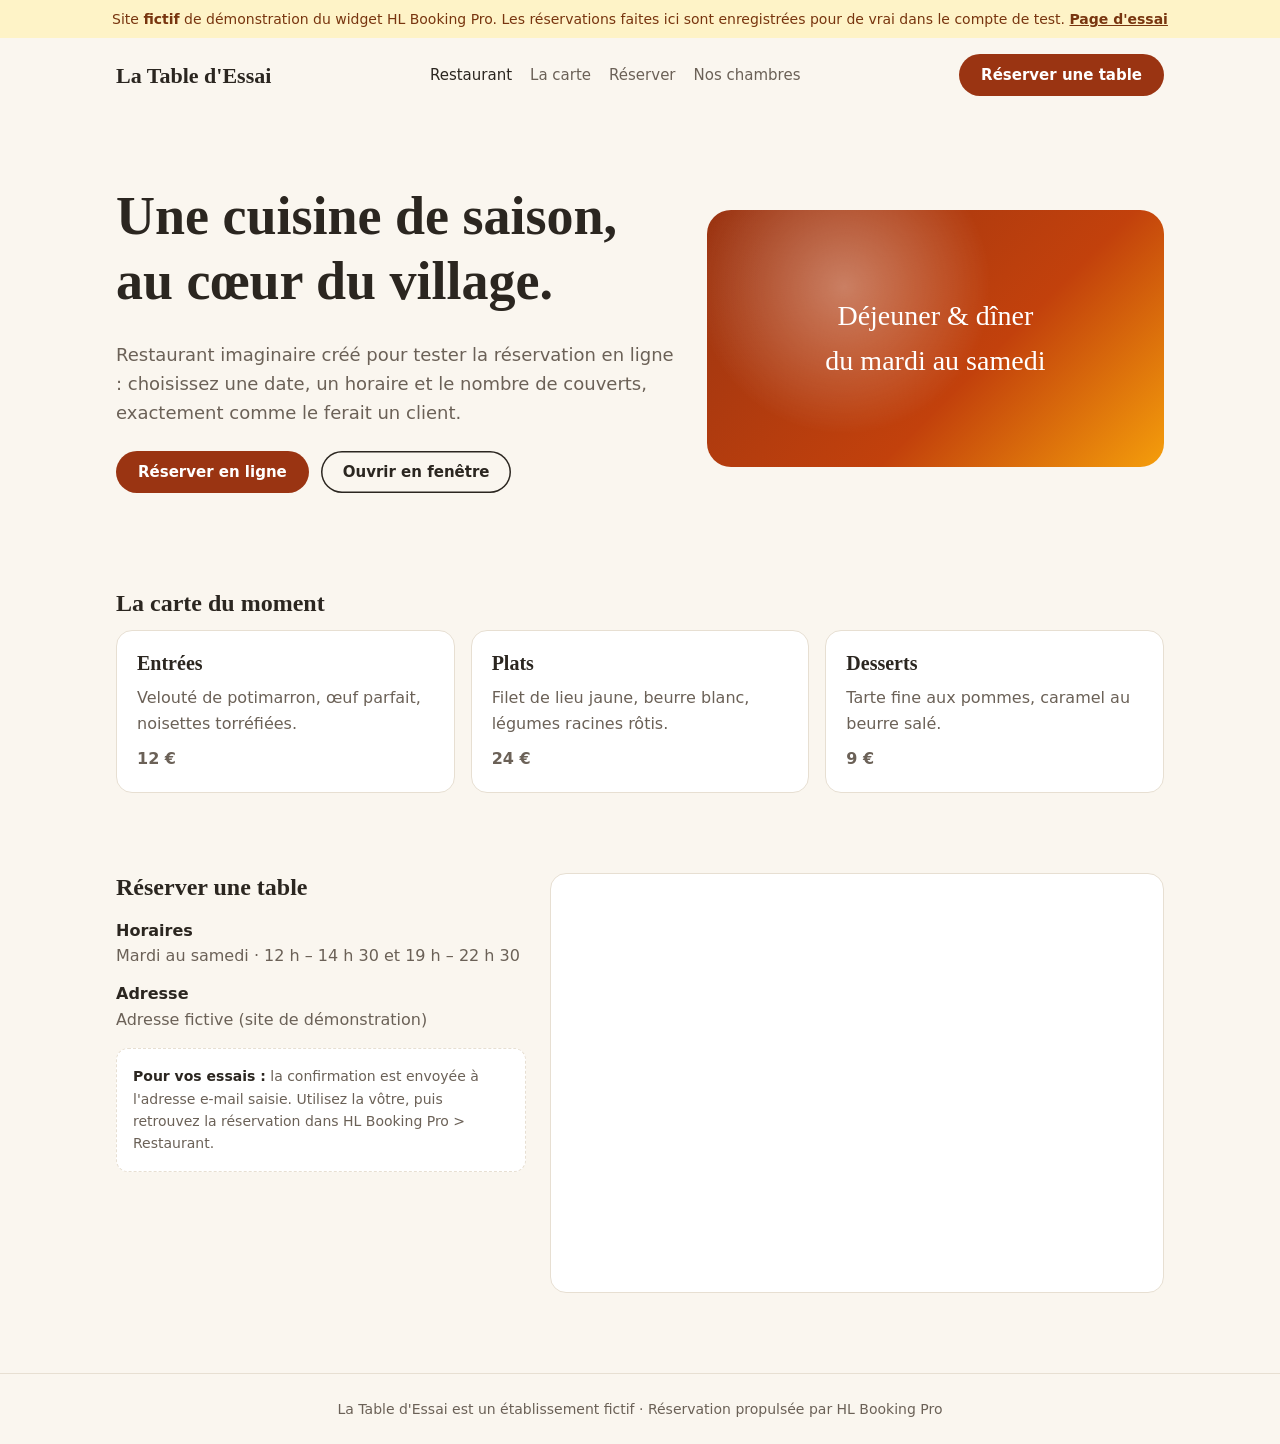
<file: index.html>
<!doctype html>
<html lang="fr">
<head>
  <meta charset="utf-8" />
  <meta name="viewport" content="width=device-width, initial-scale=1" />
  <meta name="robots" content="noindex, nofollow" />
  <title>La Table d'Essai — site de démonstration</title>
  <link rel="stylesheet" href="style.css" />
</head>
<body>
  <div class="demo-bar">
    Site <strong>fictif</strong> de démonstration du widget HL Booking Pro. Les réservations faites ici sont enregistrées pour de vrai dans le compte de test.
    <a href="essai.html">Page d'essai</a>
  </div>

  <nav class="nav">
    <a class="brand" href="index.html">La Table d'Essai</a>
    <div class="nav-links">
      <a href="index.html" aria-current="page">Restaurant</a>
      <a href="#carte">La carte</a>
      <a href="#reserver">Réserver</a>
      <a href="hotel.html">Nos chambres</a>
    </div>
    <button class="btn" type="button" data-hl-booking-open="restaurant">Réserver une table</button>
  </nav>

  <header class="hero">
    <div>
      <h1>Une cuisine de saison, au cœur du village.</h1>
      <p>Restaurant imaginaire créé pour tester la réservation en ligne : choisissez une date, un horaire et le nombre de couverts, exactement comme le ferait un client.</p>
      <div class="actions">
        <a class="btn" href="#reserver">Réserver en ligne</a>
        <button class="btn ghost" type="button" data-hl-booking-open="restaurant">Ouvrir en fenêtre</button>
      </div>
    </div>
    <div class="hero-art" aria-hidden="true">Déjeuner &amp; dîner<br />du mardi au samedi</div>
  </header>

  <section class="block" id="carte">
    <h2>La carte du moment</h2>
    <div class="grid3">
      <div class="card"><h3>Entrées</h3><p>Velouté de potimarron, œuf parfait, noisettes torréfiées.</p><p class="price">12 €</p></div>
      <div class="card"><h3>Plats</h3><p>Filet de lieu jaune, beurre blanc, légumes racines rôtis.</p><p class="price">24 €</p></div>
      <div class="card"><h3>Desserts</h3><p>Tarte fine aux pommes, caramel au beurre salé.</p><p class="price">9 €</p></div>
    </div>
  </section>

  <section class="block" id="reserver">
    <div class="booking">
      <div>
        <h2>Réserver une table</h2>
        <dl class="info">
          <dt>Horaires</dt><dd>Mardi au samedi · 12 h – 14 h 30 et 19 h – 22 h 30</dd>
          <dt>Adresse</dt><dd>Adresse fictive (site de démonstration)</dd>
        </dl>
        <p class="note"><strong>Pour vos essais :</strong> la confirmation est envoyée à l'adresse e-mail saisie. Utilisez la vôtre, puis retrouvez la réservation dans HL Booking Pro &gt; Restaurant.</p>
      </div>
      <div class="widget-box"><div id="hl-booking-widget"></div></div>
    </div>
  </section>

  <footer>La Table d'Essai est un établissement fictif · Réservation propulsée par HL Booking Pro</footer>

  <script src="config.js"></script>
  <script>loadHLWidget({ mode: "restaurant" });</script>
</body>
</html>
</file>
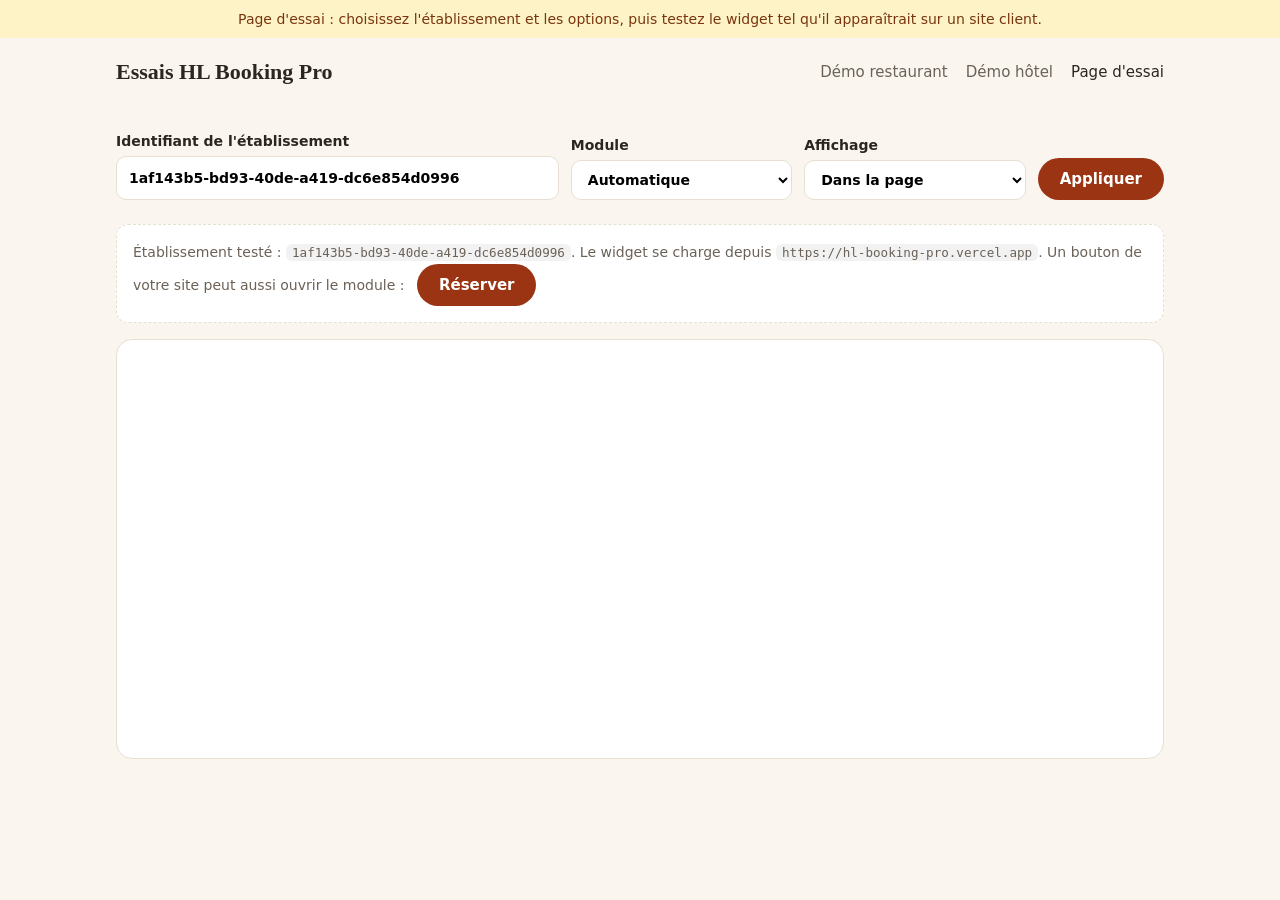
<file: essai.html>
<!doctype html>
<html lang="fr">
<head>
  <meta charset="utf-8" />
  <meta name="viewport" content="width=device-width, initial-scale=1" />
  <meta name="robots" content="noindex, nofollow" />
  <title>Page d'essai du widget — HL Booking Pro</title>
  <link rel="stylesheet" href="style.css" />
</head>
<body class="lab">
  <div class="demo-bar">Page d'essai : choisissez l'établissement et les options, puis testez le widget tel qu'il apparaîtrait sur un site client.</div>
  <nav class="nav">
    <a class="brand" href="index.html">Essais HL Booking Pro</a>
    <div class="nav-links"><a href="index.html">Démo restaurant</a><a href="hotel.html">Démo hôtel</a><a href="essai.html" aria-current="page">Page d'essai</a></div>
  </nav>
  <main>
    <form method="get">
      <label>Identifiant de l'établissement
        <input name="id" id="f-id" placeholder="identifiant (Widget de réservation)" />
      </label>
      <label>Module
        <select name="mode" id="f-mode">
          <option value="auto">Automatique</option>
          <option value="restaurant">Restaurant</option>
          <option value="hotel">Hôtel</option>
        </select>
      </label>
      <label>Affichage
        <select name="display" id="f-display">
          <option value="inline">Dans la page</option>
          <option value="button">Bouton flottant</option>
        </select>
      </label>
      <button class="btn" type="submit">Appliquer</button>
    </form>

    <p class="note">Établissement testé : <code id="current-id"></code>. Le widget se charge depuis <code id="current-app"></code>. Un bouton de votre site peut aussi ouvrir le module :
      <button class="btn" type="button" data-hl-booking-open style="margin-left:8px">Réserver</button>
    </p>

    <div class="widget-box" style="margin-top:16px"><div id="hl-booking-widget"></div></div>
  </main>

  <script src="config.js"></script>
  <script>
    (function () {
      var p = new URLSearchParams(location.search);
      var id = p.get("id") || HL_DEMO.establishment;
      var mode = p.get("mode") || "auto";
      var display = p.get("display") || "inline";
      document.getElementById("f-id").value = id;
      document.getElementById("f-mode").value = mode;
      document.getElementById("f-display").value = display;
      document.getElementById("current-id").textContent = id;
      document.getElementById("current-app").textContent = HL_DEMO.appUrl;
      if (display === "button") document.getElementById("hl-booking-widget").parentNode.style.display = "none";
      loadHLWidget({ mode: mode, display: display });
    })();
  </script>
</body>
</html>
</file>
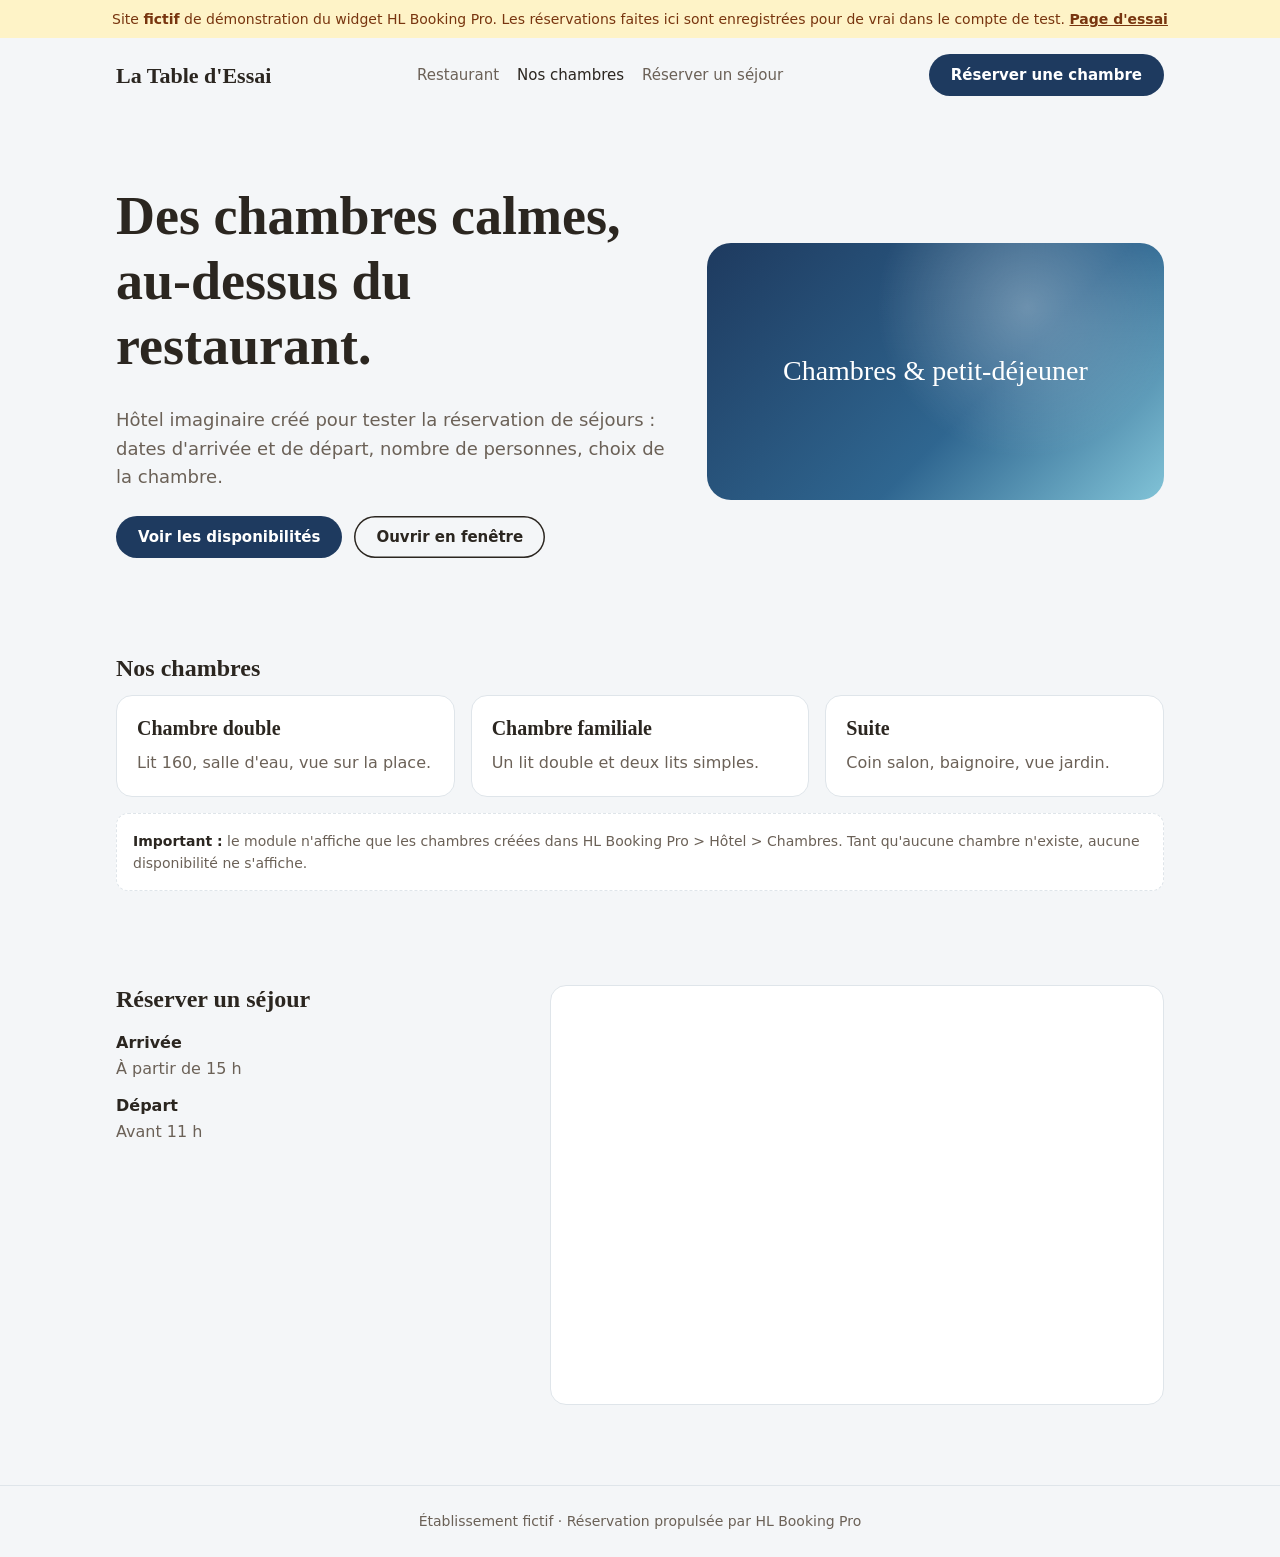
<file: hotel.html>
<!doctype html>
<html lang="fr">
<head>
  <meta charset="utf-8" />
  <meta name="viewport" content="width=device-width, initial-scale=1" />
  <meta name="robots" content="noindex, nofollow" />
  <title>Les Chambres d'Essai — site de démonstration</title>
  <link rel="stylesheet" href="style.css" />
</head>
<body class="hotel">
  <div class="demo-bar">
    Site <strong>fictif</strong> de démonstration du widget HL Booking Pro. Les réservations faites ici sont enregistrées pour de vrai dans le compte de test.
    <a href="essai.html">Page d'essai</a>
  </div>

  <nav class="nav">
    <a class="brand" href="index.html">La Table d'Essai</a>
    <div class="nav-links">
      <a href="index.html">Restaurant</a>
      <a href="hotel.html" aria-current="page">Nos chambres</a>
      <a href="#sejour">Réserver un séjour</a>
    </div>
    <button class="btn" type="button" data-hl-booking-open="hotel">Réserver une chambre</button>
  </nav>

  <header class="hero">
    <div>
      <h1>Des chambres calmes, au-dessus du restaurant.</h1>
      <p>Hôtel imaginaire créé pour tester la réservation de séjours : dates d'arrivée et de départ, nombre de personnes, choix de la chambre.</p>
      <div class="actions">
        <a class="btn" href="#sejour">Voir les disponibilités</a>
        <button class="btn ghost" type="button" data-hl-booking-open="hotel">Ouvrir en fenêtre</button>
      </div>
    </div>
    <div class="hero-art" aria-hidden="true">Chambres &amp; petit-déjeuner</div>
  </header>

  <section class="block">
    <h2>Nos chambres</h2>
    <div class="grid3">
      <div class="card"><h3>Chambre double</h3><p>Lit 160, salle d'eau, vue sur la place.</p></div>
      <div class="card"><h3>Chambre familiale</h3><p>Un lit double et deux lits simples.</p></div>
      <div class="card"><h3>Suite</h3><p>Coin salon, baignoire, vue jardin.</p></div>
    </div>
    <p class="note" style="margin-top:16px"><strong>Important :</strong> le module n'affiche que les chambres créées dans HL Booking Pro &gt; Hôtel &gt; Chambres. Tant qu'aucune chambre n'existe, aucune disponibilité ne s'affiche.</p>
  </section>

  <section class="block" id="sejour">
    <div class="booking">
      <div>
        <h2>Réserver un séjour</h2>
        <dl class="info">
          <dt>Arrivée</dt><dd>À partir de 15 h</dd>
          <dt>Départ</dt><dd>Avant 11 h</dd>
        </dl>
      </div>
      <div class="widget-box"><div id="hl-booking-widget"></div></div>
    </div>
  </section>

  <footer>Établissement fictif · Réservation propulsée par HL Booking Pro</footer>

  <script src="config.js"></script>
  <script>loadHLWidget({ mode: "hotel" });</script>
</body>
</html>
</file>
<file: style.css>
:root {
  --ink: #2b2620;
  --ink-soft: #6b6157;
  --paper: #faf6ef;
  --card: #ffffff;
  --line: #e7dfd2;
  --accent: #9a3412;
  --accent-ink: #ffffff;
  --demo: #fef3c7;
  --demo-ink: #78350f;
}
.hotel {
  --paper: #f4f6f8;
  --line: #dfe5ea;
  --accent: #1e3a5f;
}
* { box-sizing: border-box; }
html { scroll-behavior: smooth; }
body {
  margin: 0;
  background: var(--paper);
  color: var(--ink);
  font: 16px/1.6 system-ui, -apple-system, "Segoe UI", Roboto, sans-serif;
}
h1, h2, h3 { font-family: Georgia, "Times New Roman", serif; font-weight: 600; line-height: 1.2; margin: 0 0 .5em; }
a { color: inherit; }

.demo-bar {
  background: var(--demo);
  color: var(--demo-ink);
  font-size: 14px;
  padding: 8px 16px;
  text-align: center;
}
.demo-bar a { font-weight: 600; }

.nav {
  max-width: 1080px;
  margin: 0 auto;
  padding: 16px;
  display: flex;
  align-items: center;
  justify-content: space-between;
  gap: 16px;
  flex-wrap: wrap;
}
.brand { font-family: Georgia, serif; font-size: 22px; font-weight: 700; text-decoration: none; }
.nav-links { display: flex; gap: 18px; flex-wrap: wrap; font-size: 15px; }
.nav-links a { text-decoration: none; color: var(--ink-soft); }
.nav-links a:hover, .nav-links a[aria-current] { color: var(--ink); }

.btn {
  display: inline-block;
  border: 0;
  border-radius: 999px;
  padding: 12px 22px;
  background: var(--accent);
  color: var(--accent-ink);
  font: 600 15px system-ui, sans-serif;
  text-decoration: none;
  cursor: pointer;
}
.btn.ghost { background: transparent; color: var(--ink); box-shadow: inset 0 0 0 1.5px var(--ink); }

.hero {
  max-width: 1080px;
  margin: 0 auto;
  padding: 48px 16px 56px;
  display: grid;
  gap: 32px;
  align-items: center;
}
@media (min-width: 860px) { .hero { grid-template-columns: 1.1fr .9fr; padding-top: 72px; } .hero-art { aspect-ratio: 4 / 3; } }
.hero h1 { font-size: clamp(34px, 5vw, 54px); }
.hero p { color: var(--ink-soft); font-size: 18px; max-width: 36em; }
.hero .actions { display: flex; gap: 12px; flex-wrap: wrap; margin-top: 24px; }
.hero-art {
  aspect-ratio: 16 / 9;
  border-radius: 24px;
  background:
    radial-gradient(circle at 30% 30%, rgba(255,255,255,.35), transparent 40%),
    linear-gradient(135deg, var(--accent), #c2410c 60%, #f59e0b);
  display: grid;
  place-items: center;
  color: #fff;
  font-family: Georgia, serif;
  font-size: 28px;
  text-align: center;
  padding: 24px;
}
.hotel .hero-art { background: radial-gradient(circle at 70% 25%, rgba(255,255,255,.3), transparent 40%), linear-gradient(135deg, #1e3a5f, #2f6690 60%, #81c3d7); }

section.block { max-width: 1080px; margin: 0 auto; padding: 40px 16px; }
.grid3 { display: grid; gap: 16px; grid-template-columns: 1fr; }
@media (min-width: 760px) { .grid3 { grid-template-columns: repeat(3, 1fr); } }
.card { background: var(--card); border: 1px solid var(--line); border-radius: 16px; padding: 20px; }
.card h3 { font-size: 20px; }
.card p { margin: 0; color: var(--ink-soft); }
.price { font-weight: 700; color: var(--ink); margin-top: 10px !important; }

.booking {
  display: grid;
  gap: 24px;
  grid-template-columns: 1fr;
}
@media (min-width: 900px) { .booking { grid-template-columns: .8fr 1.2fr; align-items: start; } }
.widget-box { background: var(--card); border: 1px solid var(--line); border-radius: 16px; padding: 8px; min-height: 420px; }
.info dt { font-weight: 600; margin-top: 12px; }
.info dd { margin: 0; color: var(--ink-soft); }

.note {
  background: var(--card);
  border: 1px dashed var(--line);
  border-radius: 12px;
  padding: 16px;
  font-size: 14px;
  color: var(--ink-soft);
}
.note strong { color: var(--ink); }
code { background: rgba(0,0,0,.05); padding: 1px 6px; border-radius: 6px; font-size: .9em; word-break: break-all; }

footer { border-top: 1px solid var(--line); margin-top: 40px; padding: 24px 16px; text-align: center; font-size: 14px; color: var(--ink-soft); }

.lab main { max-width: 1080px; margin: 0 auto; padding: 24px 16px; }
.lab form { display: grid; gap: 12px; grid-template-columns: 1fr; margin-bottom: 24px; }
@media (min-width: 760px) { .lab form { grid-template-columns: 2fr 1fr 1fr auto; align-items: end; } }
.lab label { display: grid; gap: 4px; font-size: 14px; font-weight: 600; }
.lab input, .lab select { font: inherit; padding: 10px 12px; border: 1px solid var(--line); border-radius: 10px; background: #fff; width: 100%; }
</file>
